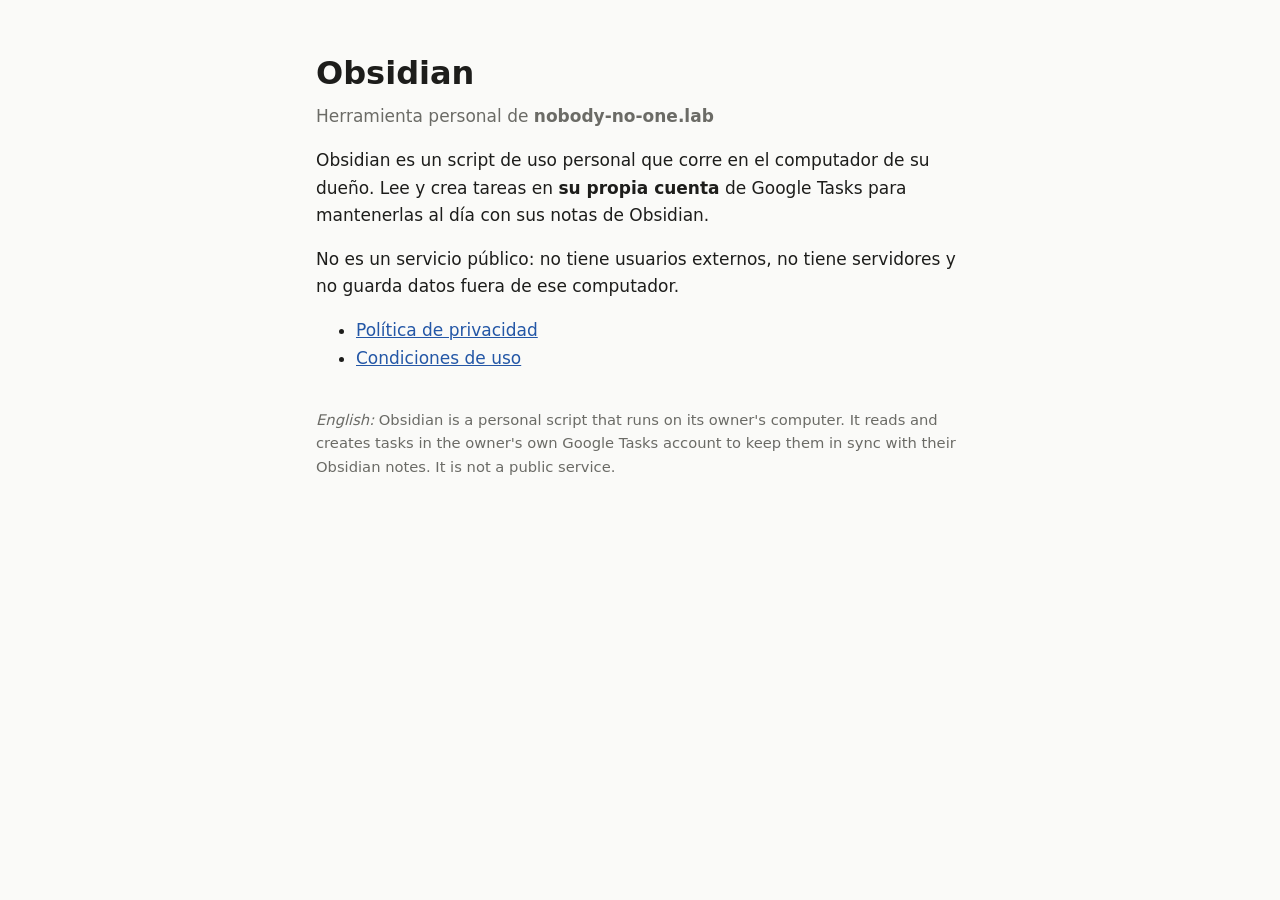
<file: index.html>
<!doctype html>
<html lang="es">
<head>
<meta charset="utf-8">
<meta name="viewport" content="width=device-width, initial-scale=1">
<title>Obsidian · nobody-no-one.lab</title>
<link rel="stylesheet" href="estilo.css">
</head>
<body>
<main>
  <h1>Obsidian</h1>
  <p class="sub">Herramienta personal de <strong>nobody-no-one.lab</strong></p>

  <p>Obsidian es un script de uso personal que corre en el computador de su dueño. Lee y crea tareas en <strong>su propia cuenta</strong> de Google Tasks para mantenerlas al día con sus notas de Obsidian.</p>

  <p>No es un servicio público: no tiene usuarios externos, no tiene servidores y no guarda datos fuera de ese computador.</p>

  <ul>
    <li><a href="privacidad.html">Política de privacidad</a></li>
    <li><a href="condiciones.html">Condiciones de uso</a></li>
  </ul>

  <p class="en"><em>English:</em> Obsidian is a personal script that runs on its owner's computer. It reads and creates tasks in the owner's own Google Tasks account to keep them in sync with their Obsidian notes. It is not a public service.</p>
</main>
</body>
</html>
</file>
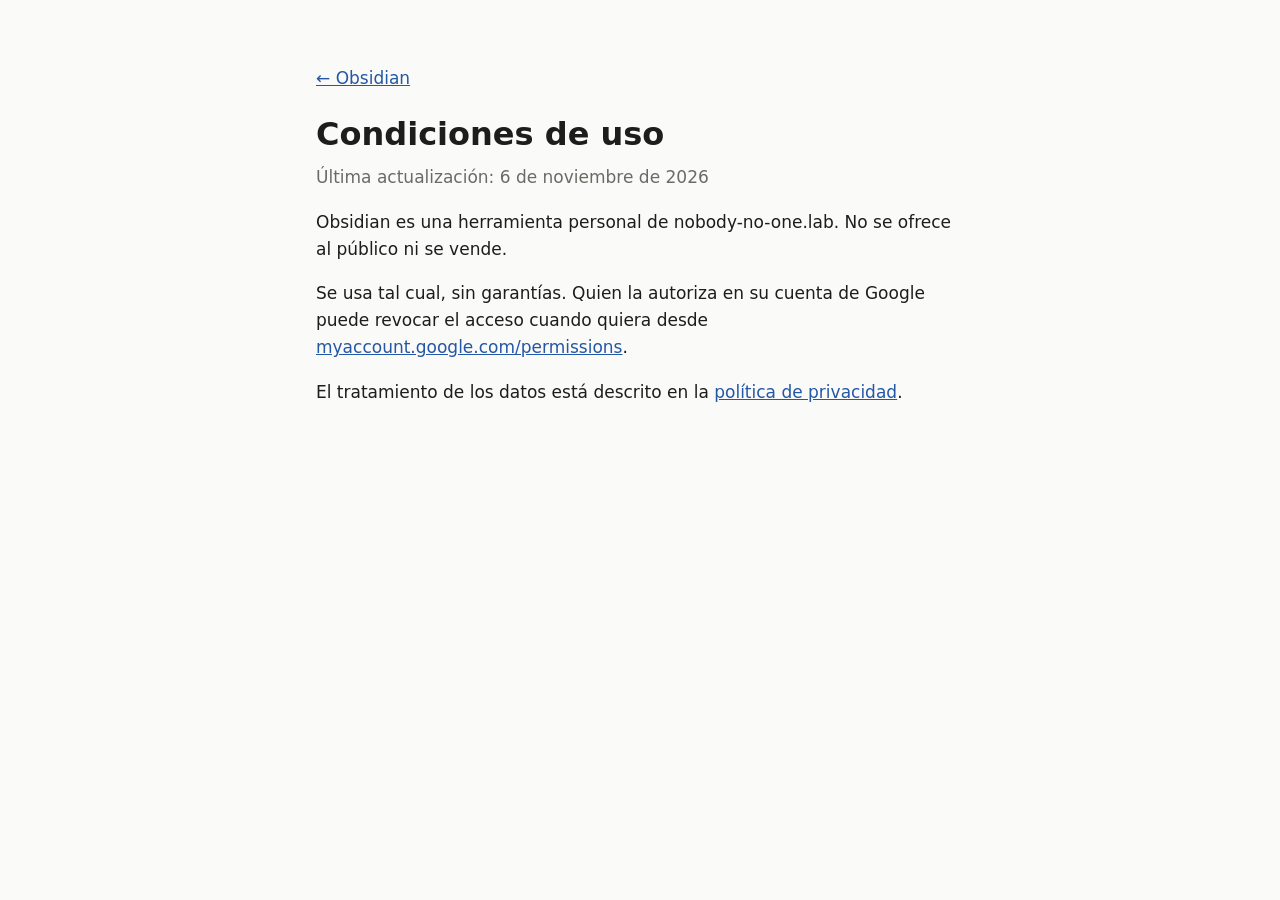
<file: condiciones.html>
<!doctype html>
<html lang="es">
<head>
<meta charset="utf-8">
<meta name="viewport" content="width=device-width, initial-scale=1">
<title>Condiciones · Obsidian</title>
<link rel="stylesheet" href="estilo.css">
</head>
<body>
<main>
  <p><a href="./">← Obsidian</a></p>
  <h1>Condiciones de uso</h1>
  <p class="sub">Última actualización: 6 de noviembre de 2026</p>

  <p>Obsidian es una herramienta personal de nobody-no-one.lab. No se ofrece al público ni se vende.</p>
  <p>Se usa tal cual, sin garantías. Quien la autoriza en su cuenta de Google puede revocar el acceso cuando quiera desde <a href="https://myaccount.google.com/permissions">myaccount.google.com/permissions</a>.</p>
  <p>El tratamiento de los datos está descrito en la <a href="privacidad.html">política de privacidad</a>.</p>
</main>
</body>
</html>
</file>
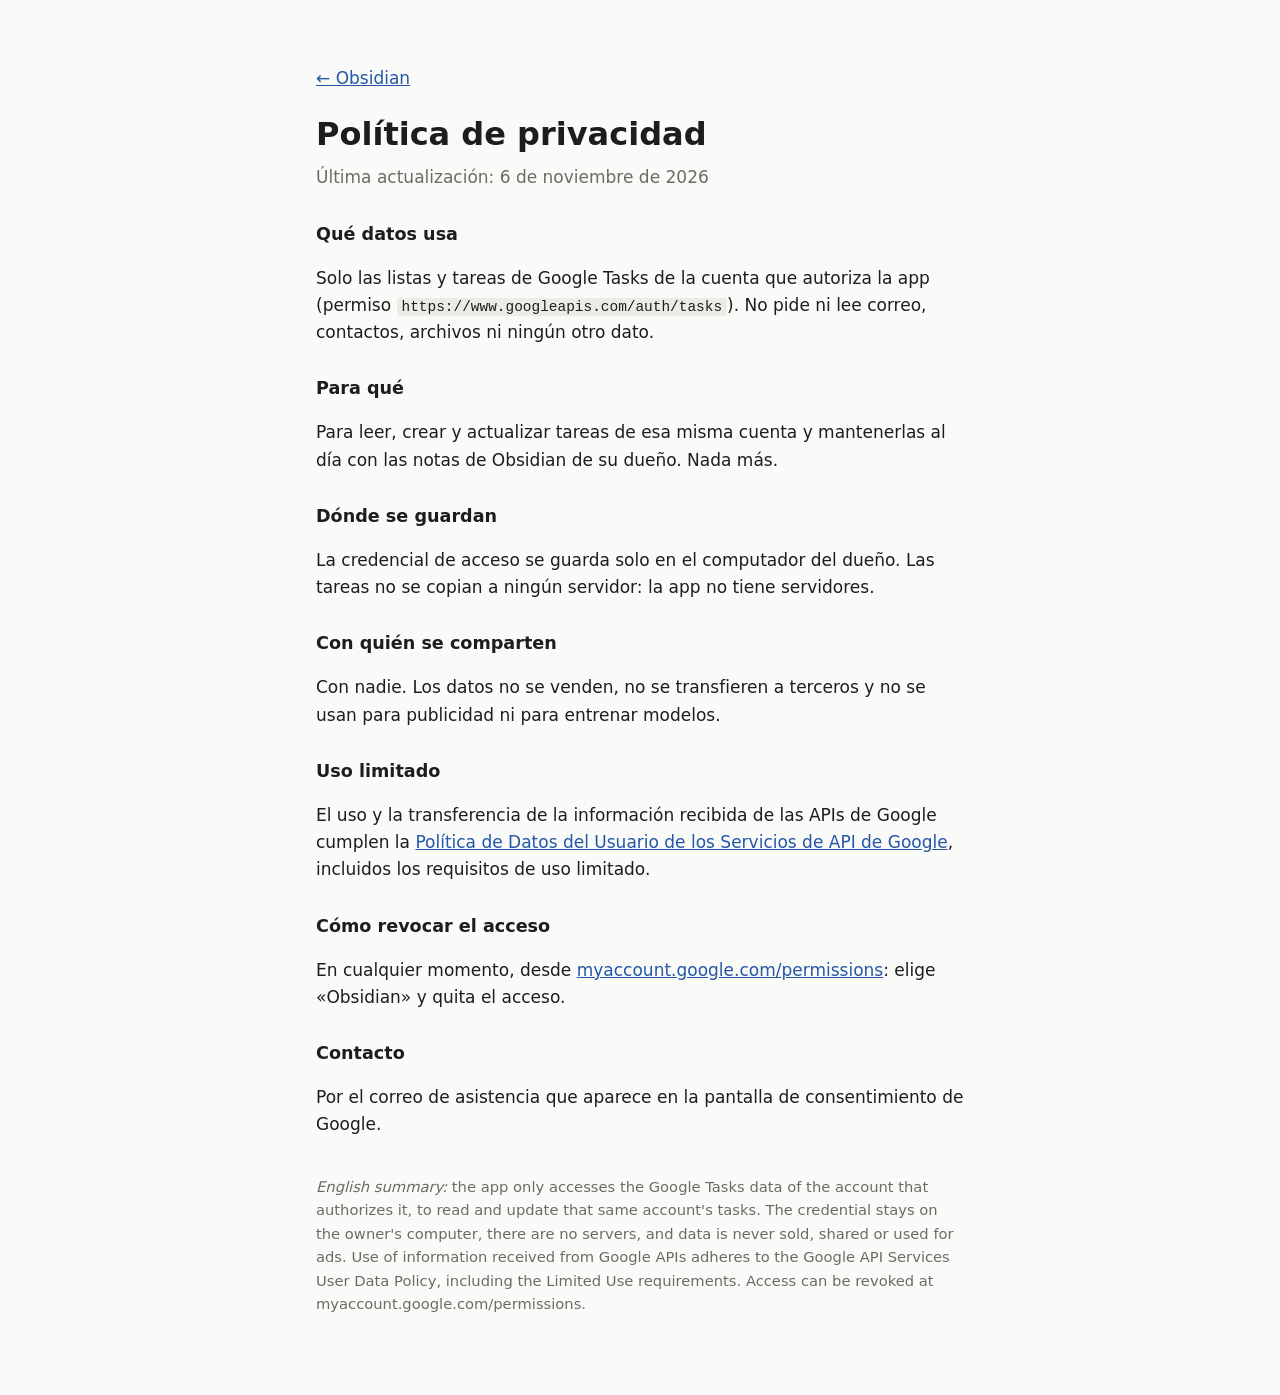
<file: privacidad.html>
<!doctype html>
<html lang="es">
<head>
<meta charset="utf-8">
<meta name="viewport" content="width=device-width, initial-scale=1">
<title>Privacidad · Obsidian</title>
<link rel="stylesheet" href="estilo.css">
</head>
<body>
<main>
  <p><a href="./">← Obsidian</a></p>
  <h1>Política de privacidad</h1>
  <p class="sub">Última actualización: 6 de noviembre de 2026</p>

  <h2>Qué datos usa</h2>
  <p>Solo las listas y tareas de Google Tasks de la cuenta que autoriza la app (permiso <code>https://www.googleapis.com/auth/tasks</code>). No pide ni lee correo, contactos, archivos ni ningún otro dato.</p>

  <h2>Para qué</h2>
  <p>Para leer, crear y actualizar tareas de esa misma cuenta y mantenerlas al día con las notas de Obsidian de su dueño. Nada más.</p>

  <h2>Dónde se guardan</h2>
  <p>La credencial de acceso se guarda solo en el computador del dueño. Las tareas no se copian a ningún servidor: la app no tiene servidores.</p>

  <h2>Con quién se comparten</h2>
  <p>Con nadie. Los datos no se venden, no se transfieren a terceros y no se usan para publicidad ni para entrenar modelos.</p>

  <h2>Uso limitado</h2>
  <p>El uso y la transferencia de la información recibida de las APIs de Google cumplen la <a href="https://developers.google.com/terms/api-services-user-data-policy">Política de Datos del Usuario de los Servicios de API de Google</a>, incluidos los requisitos de uso limitado.</p>

  <h2>Cómo revocar el acceso</h2>
  <p>En cualquier momento, desde <a href="https://myaccount.google.com/permissions">myaccount.google.com/permissions</a>: elige «Obsidian» y quita el acceso.</p>

  <h2>Contacto</h2>
  <p>Por el correo de asistencia que aparece en la pantalla de consentimiento de Google.</p>

  <p class="en"><em>English summary:</em> the app only accesses the Google Tasks data of the account that authorizes it, to read and update that same account's tasks. The credential stays on the owner's computer, there are no servers, and data is never sold, shared or used for ads. Use of information received from Google APIs adheres to the Google API Services User Data Policy, including the Limited Use requirements. Access can be revoked at myaccount.google.com/permissions.</p>
</main>
</body>
</html>
</file>
<file: estilo.css>
:root { --fondo: #fafaf8; --texto: #1d1d1b; --tenue: #6b6b66; --enlace: #2457a6; --codigo: #ecebe6; }
@media (prefers-color-scheme: dark) {
  :root { --fondo: #161615; --texto: #e8e7e2; --tenue: #9a9993; --enlace: #8fb4ff; --codigo: #262624; }
}
* { box-sizing: border-box; }
body { margin: 0; background: var(--fondo); color: var(--texto); font: 17px/1.6 system-ui, -apple-system, "Segoe UI", sans-serif; }
main { max-width: 680px; margin: 0 auto; padding: 48px 16px 64px; }
h1 { font-size: 2rem; margin: 0 0 4px; }
h2 { font-size: 1.1rem; margin: 28px 0 6px; }
.sub { color: var(--tenue); margin-top: 0; }
.en { color: var(--tenue); font-size: 0.92rem; margin-top: 36px; }
a { color: var(--enlace); }
code { background: var(--codigo); padding: 1px 5px; border-radius: 4px; font-size: 0.85em; word-break: break-all; }
</file>
